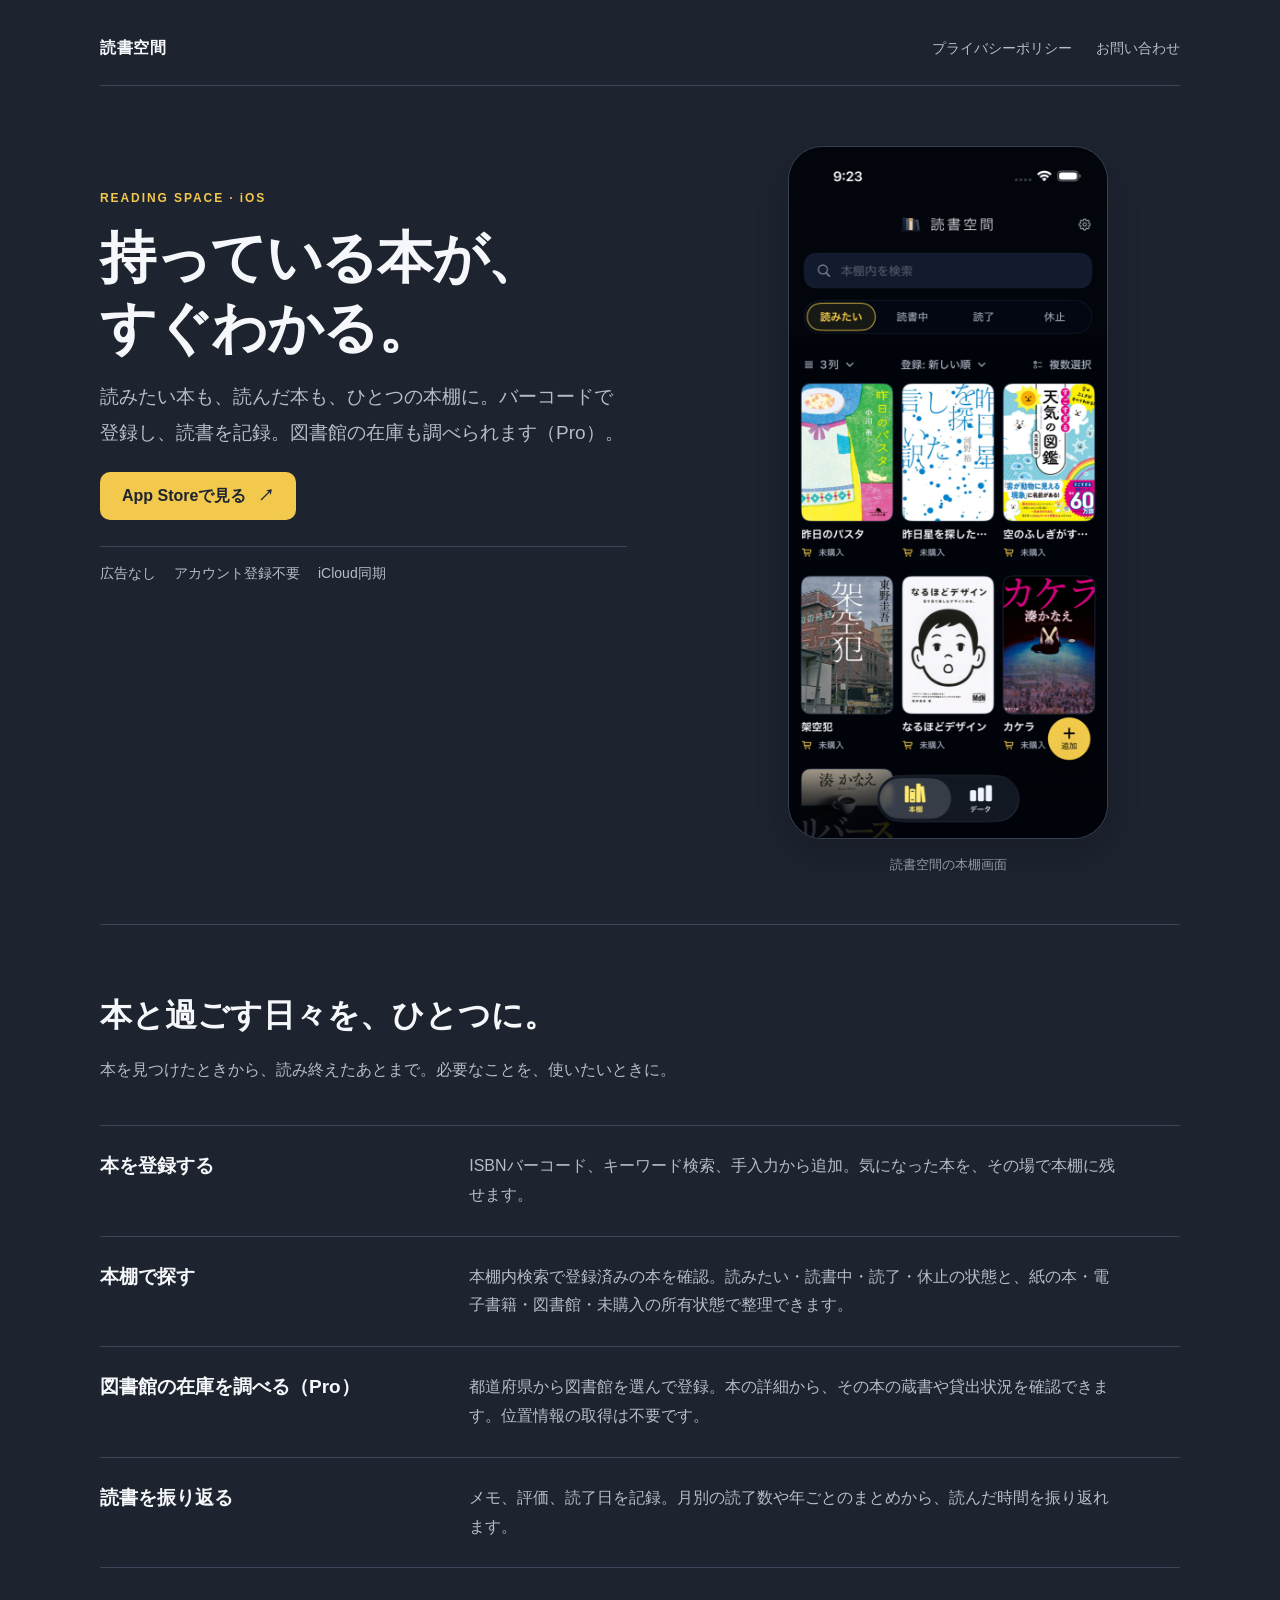
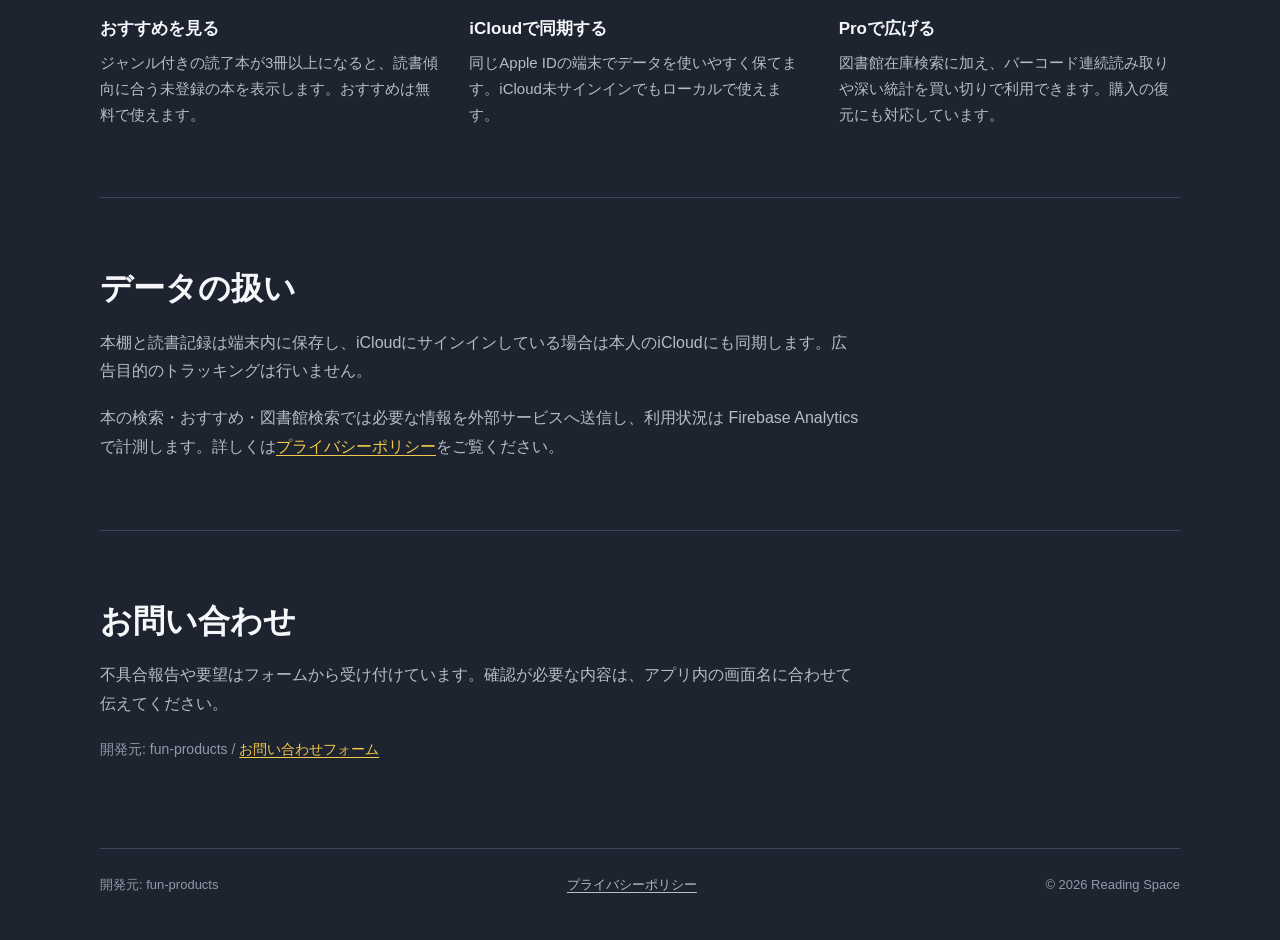
<file: index.html>
<!doctype html>
<html lang="ja">
<head>
  <meta charset="utf-8">
  <meta name="viewport" content="width=device-width, initial-scale=1">
  <title>読書空間｜本棚と読書記録</title>
  <meta name="description" content="読書空間は、本棚管理・読書記録・データの振り返りをまとめたiOSアプリです。バーコード、キーワード、手入力で本を追加でき、iCloud同期やProの図書館在庫検索、連続読み取り、深い統計に対応します。">
  <link rel="stylesheet" href="./styles.css">
</head>
<body>
  <main class="page">
    <div class="topline">
      <a class="topline__brand" href="./index.html">読書空間</a>
      <div class="topline__links">
        <a href="./privacy.html">プライバシーポリシー</a>
        <a href="https://forms.gle/rgJPeCP5XkCUHqcw6" target="_blank" rel="noopener">お問い合わせ</a>
      </div>
    </div>

    <header class="hero">
      <div class="hero__copy">
        <p class="overline">READING SPACE · iOS</p>
        <h1><span class="hero__headline-line">持っている本が、</span><span class="hero__headline-line">すぐわかる。</span></h1>
        <p class="lead">読みたい本も、読んだ本も、ひとつの本棚に。バーコードで登録し、読書を記録。図書館の在庫も調べられます（Pro）。</p>
        <a class="app-store-link" href="https://apps.apple.com/jp/app/%E8%AA%AD%E6%9B%B8%E7%A9%BA%E9%96%93-%E6%9C%AC%E6%A3%9A-%E8%AA%AD%E6%9B%B8%E8%A8%98%E9%8C%B2/id6787682270" target="_blank" rel="noopener noreferrer">App Storeで見る <span aria-hidden="true">↗</span></a>
        <ul class="hero__facts" aria-label="アプリの特長">
          <li>広告なし</li>
          <li>アカウント登録不要</li>
          <li>iCloud同期</li>
        </ul>
      </div>

      <figure class="hero__figure">
        <img class="hero__image" src="./assets/bookshelf-preview.png" width="690" height="1500" alt="読書空間の本棚画面。表紙が並ぶ3列のグリッド、検索欄、読書状態の切り替えが見える" fetchpriority="high">
        <figcaption class="hero__caption">読書空間の本棚画面</figcaption>
      </figure>
    </header>

    <section class="section" aria-labelledby="features-title">
      <div class="section__intro">
        <h2 id="features-title">本と過ごす日々を、ひとつに。</h2>
        <p>本を見つけたときから、読み終えたあとまで。必要なことを、使いたいときに。</p>
      </div>
      <div class="feature-list">
        <article class="feature">
          <h3>本を登録する</h3>
          <p>ISBNバーコード、キーワード検索、手入力から追加。気になった本を、その場で本棚に残せます。</p>
        </article>
        <article class="feature">
          <h3>本棚で探す</h3>
          <p>本棚内検索で登録済みの本を確認。読みたい・読書中・読了・休止の状態と、紙の本・電子書籍・図書館・未購入の所有状態で整理できます。</p>
        </article>
        <article class="feature">
          <h3>図書館の在庫を調べる（Pro）</h3>
          <p>都道府県から図書館を選んで登録。本の詳細から、その本の蔵書や貸出状況を確認できます。位置情報の取得は不要です。</p>
        </article>
        <article class="feature">
          <h3>読書を振り返る</h3>
          <p>メモ、評価、読了日を記録。月別の読了数や年ごとのまとめから、読んだ時間を振り返れます。</p>
        </article>
      </div>
      <div class="secondary-features">
        <article>
          <h3>おすすめを見る</h3>
          <p>ジャンル付きの読了本が3冊以上になると、読書傾向に合う未登録の本を表示します。おすすめは無料で使えます。</p>
        </article>
        <article>
          <h3>iCloudで同期する</h3>
          <p>同じApple IDの端末でデータを使いやすく保てます。iCloud未サインインでもローカルで使えます。</p>
        </article>
        <article>
          <h3>Proで広げる</h3>
          <p>図書館在庫検索に加え、バーコード連続読み取りや深い統計を買い切りで利用できます。購入の復元にも対応しています。</p>
        </article>
      </div>
    </section>

    <section class="section" aria-labelledby="privacy-title">
      <h2 id="privacy-title">データの扱い</h2>
      <div class="privacy-summary">
        <p>本棚と読書記録は端末内に保存し、iCloudにサインインしている場合は本人のiCloudにも同期します。広告目的のトラッキングは行いません。</p>
        <p>本の検索・おすすめ・図書館検索では必要な情報を外部サービスへ送信し、利用状況は Firebase Analytics で計測します。詳しくは<a href="./privacy.html">プライバシーポリシー</a>をご覧ください。</p>
      </div>
    </section>

    <section class="section" aria-labelledby="contact-title">
      <h2 id="contact-title">お問い合わせ</h2>
      <p>不具合報告や要望はフォームから受け付けています。確認が必要な内容は、アプリ内の画面名に合わせて伝えてください。</p>
      <p class="small-copy">開発元: fun-products / <a href="https://forms.gle/rgJPeCP5XkCUHqcw6" target="_blank" rel="noopener">お問い合わせフォーム</a></p>
    </section>

    <div class="footer">
      <span>開発元: fun-products</span>
      <span><a href="./privacy.html">プライバシーポリシー</a></span>
      <span>© 2026 Reading Space</span>
    </div>
  </main>
</body>
</html>
</file>
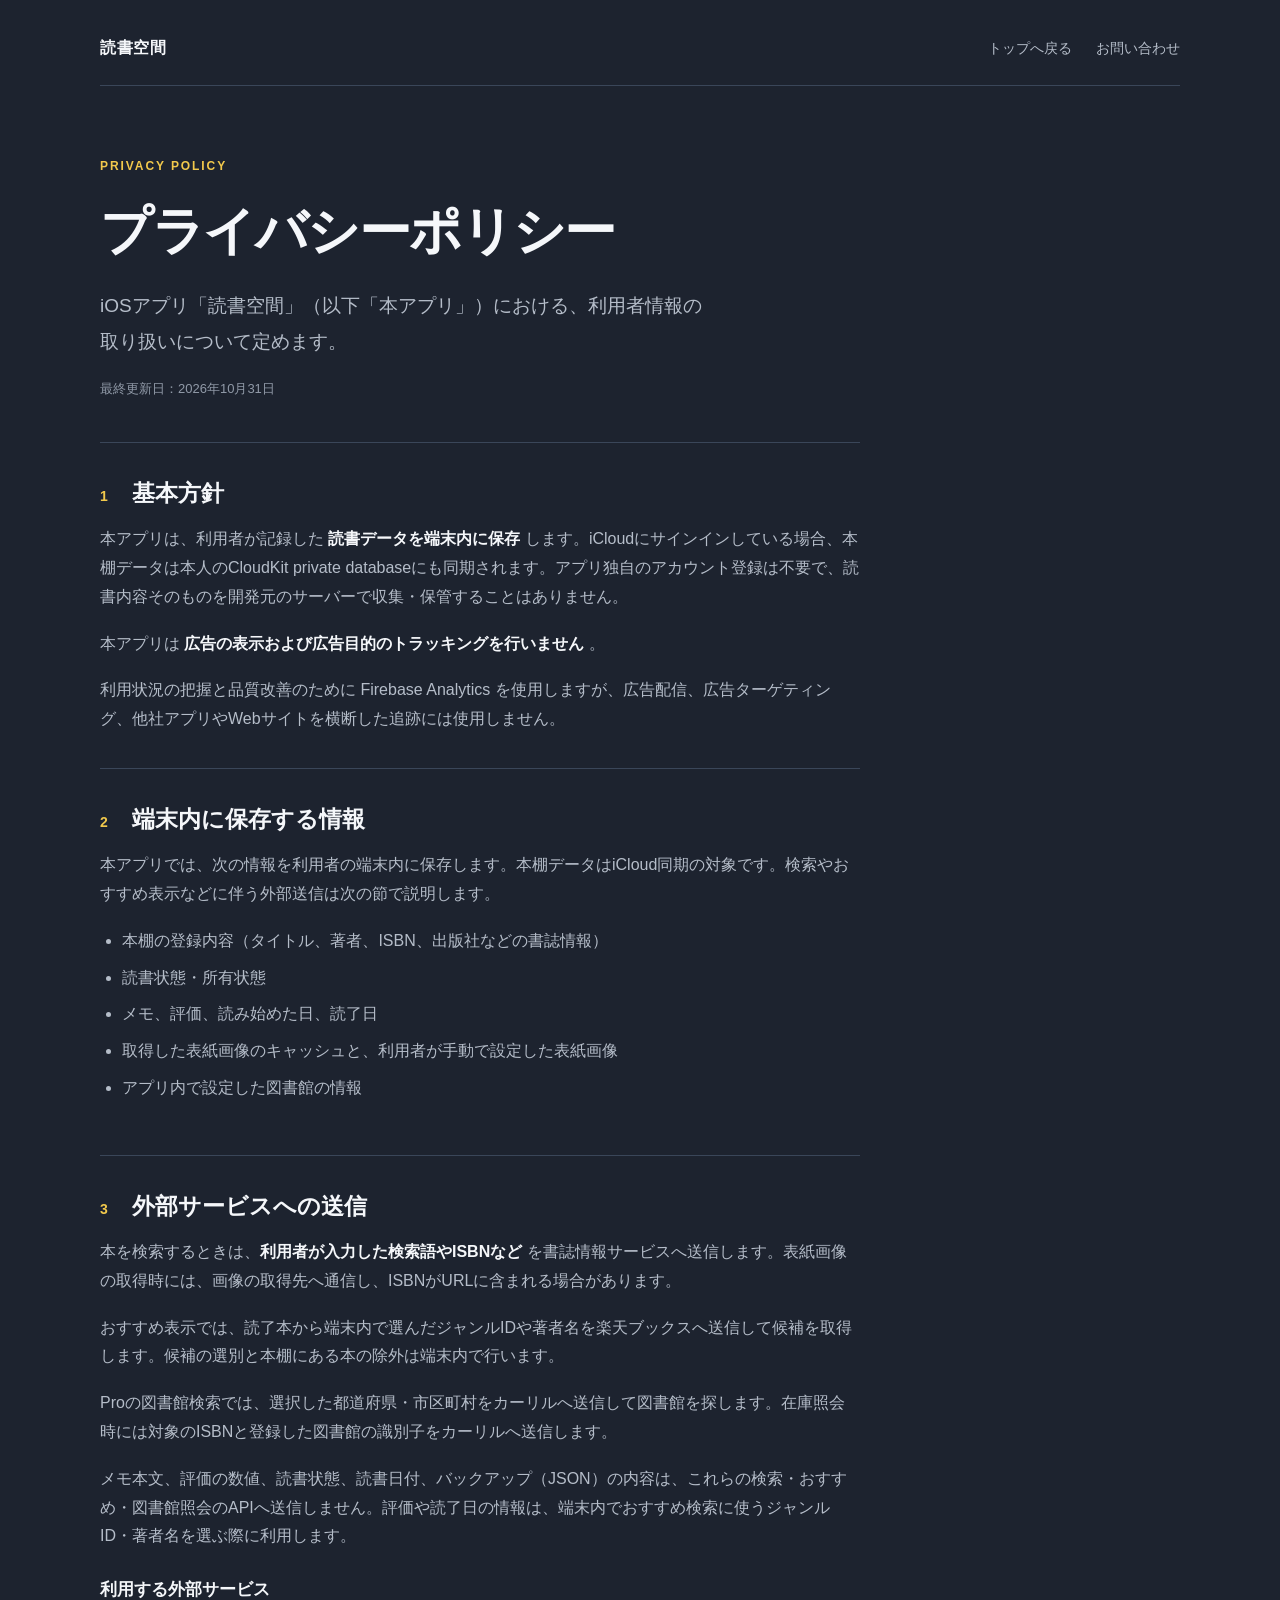
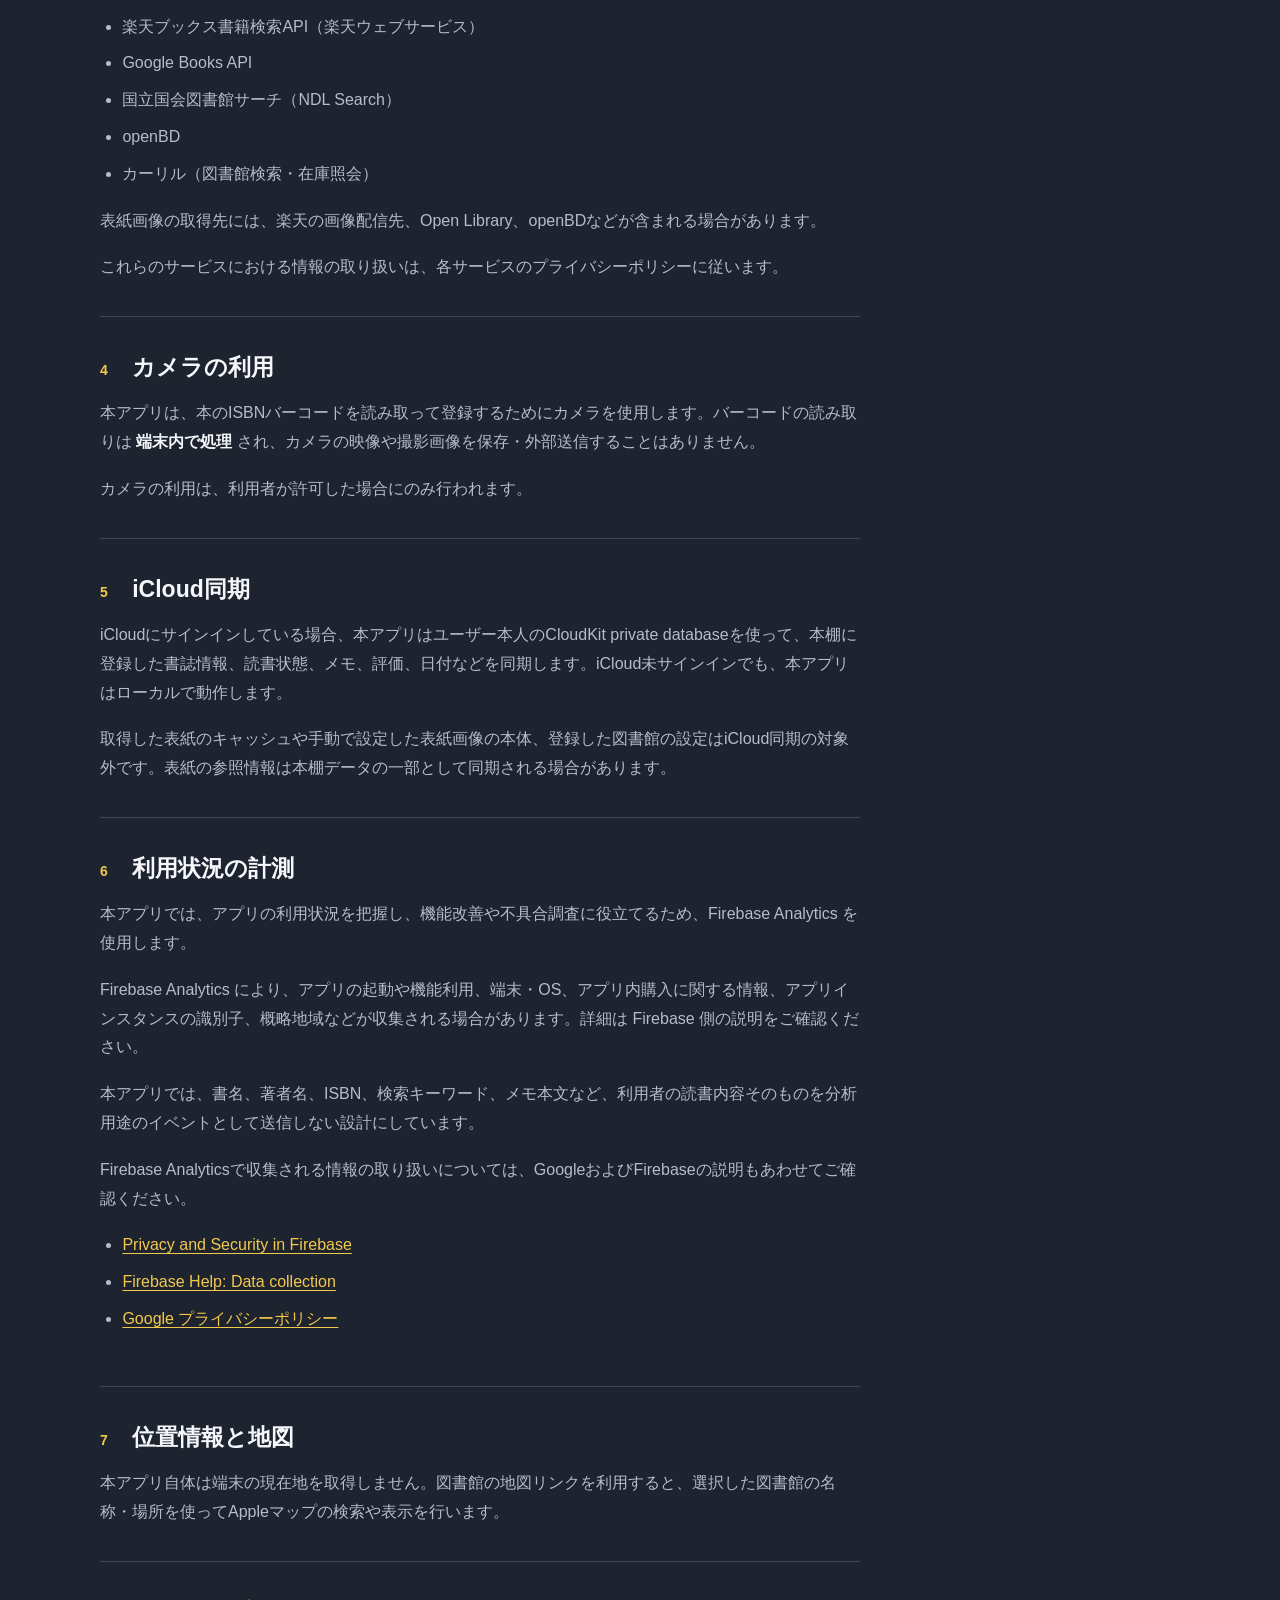
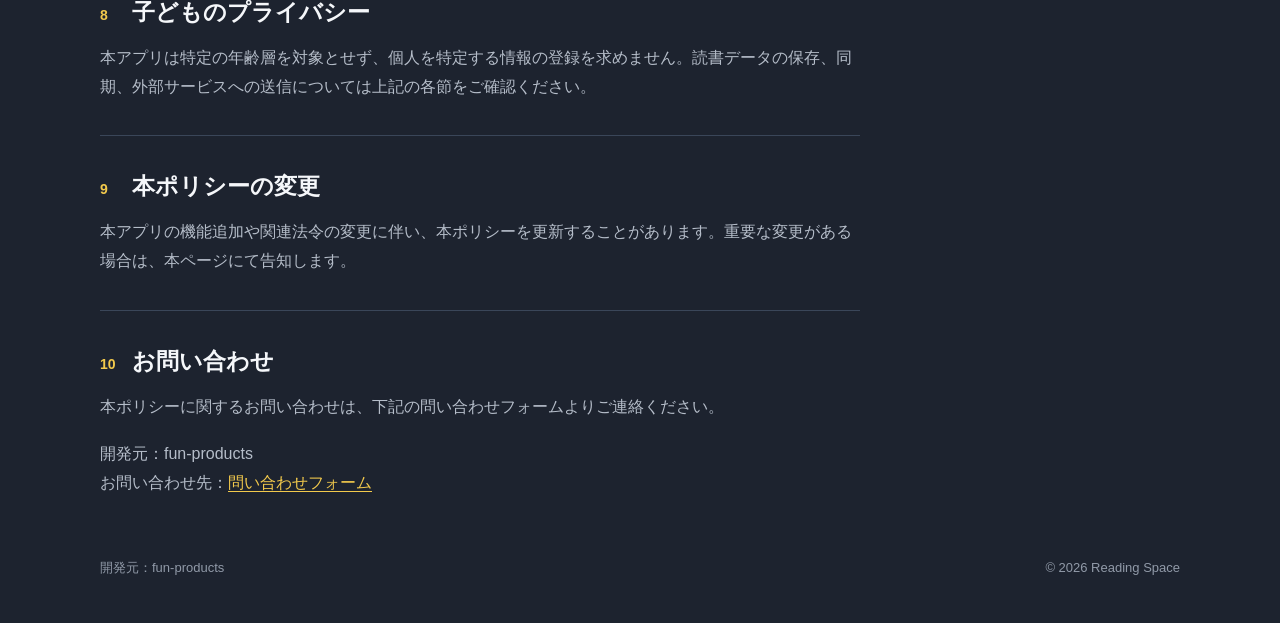
<file: privacy.html>
<!doctype html>
<html lang="ja">
<head>
  <meta charset="utf-8">
  <meta name="viewport" content="width=device-width, initial-scale=1">
  <title>プライバシーポリシー｜読書空間</title>
  <meta name="description" content="読書空間のプライバシーポリシーです。本棚データの端末内保存とiCloud同期、外部サービスへの送信、Firebase Analyticsによる利用状況の計測について説明します。">
  <link rel="stylesheet" href="./styles.css">
</head>
<body>
  <main class="page">
    <div class="topline">
      <a class="topline__brand" href="./index.html">読書空間</a>
      <div class="topline__links">
        <a href="./index.html">トップへ戻る</a>
        <a href="https://forms.gle/rgJPeCP5XkCUHqcw6" target="_blank" rel="noopener">お問い合わせ</a>
      </div>
    </div>
    <div class="policy">
      <header class="policy__header">
        <p class="overline">PRIVACY POLICY</p>
        <h1>プライバシーポリシー</h1>
        <p class="lead">iOSアプリ「読書空間」（以下「本アプリ」）における、利用者情報の取り扱いについて定めます。</p>
        <p class="policy__updated">最終更新日：2026年10月31日</p>
      </header>

    <section>
      <h2><span class="num">1</span>基本方針</h2>
      <p>本アプリは、利用者が記録した <span class="strong">読書データを端末内に保存</span> します。iCloudにサインインしている場合、本棚データは本人のCloudKit private databaseにも同期されます。アプリ独自のアカウント登録は不要で、読書内容そのものを開発元のサーバーで収集・保管することはありません。</p>
      <p>本アプリは <span class="strong">広告の表示および広告目的のトラッキングを行いません</span> 。</p>
      <p>利用状況の把握と品質改善のために Firebase Analytics を使用しますが、広告配信、広告ターゲティング、他社アプリやWebサイトを横断した追跡には使用しません。</p>
    </section>

    <section>
      <h2><span class="num">2</span>端末内に保存する情報</h2>
      <p>本アプリでは、次の情報を利用者の端末内に保存します。本棚データはiCloud同期の対象です。検索やおすすめ表示などに伴う外部送信は次の節で説明します。</p>
      <ul>
        <li>本棚の登録内容（タイトル、著者、ISBN、出版社などの書誌情報）</li>
        <li>読書状態・所有状態</li>
        <li>メモ、評価、読み始めた日、読了日</li>
        <li>取得した表紙画像のキャッシュと、利用者が手動で設定した表紙画像</li>
        <li>アプリ内で設定した図書館の情報</li>
      </ul>
    </section>

    <section>
      <h2><span class="num">3</span>外部サービスへの送信</h2>
      <p>本を検索するときは、<span class="strong">利用者が入力した検索語やISBNなど</span> を書誌情報サービスへ送信します。表紙画像の取得時には、画像の取得先へ通信し、ISBNがURLに含まれる場合があります。</p>
      <p>おすすめ表示では、読了本から端末内で選んだジャンルIDや著者名を楽天ブックスへ送信して候補を取得します。候補の選別と本棚にある本の除外は端末内で行います。</p>
      <p>Proの図書館検索では、選択した都道府県・市区町村をカーリルへ送信して図書館を探します。在庫照会時には対象のISBNと登録した図書館の識別子をカーリルへ送信します。</p>
      <p>メモ本文、評価の数値、読書状態、読書日付、バックアップ（JSON）の内容は、これらの検索・おすすめ・図書館照会のAPIへ送信しません。評価や読了日の情報は、端末内でおすすめ検索に使うジャンルID・著者名を選ぶ際に利用します。</p>
      <h3>利用する外部サービス</h3>
      <ul>
        <li>楽天ブックス書籍検索API（楽天ウェブサービス）</li>
        <li>Google Books API</li>
        <li>国立国会図書館サーチ（NDL Search）</li>
        <li>openBD</li>
        <li>カーリル（図書館検索・在庫照会）</li>
      </ul>
      <p>表紙画像の取得先には、楽天の画像配信先、Open Library、openBDなどが含まれる場合があります。</p>
      <p>これらのサービスにおける情報の取り扱いは、各サービスのプライバシーポリシーに従います。</p>
    </section>

    <section>
      <h2><span class="num">4</span>カメラの利用</h2>
      <p>本アプリは、本のISBNバーコードを読み取って登録するためにカメラを使用します。バーコードの読み取りは <span class="strong">端末内で処理</span> され、カメラの映像や撮影画像を保存・外部送信することはありません。</p>
      <p>カメラの利用は、利用者が許可した場合にのみ行われます。</p>
    </section>

    <section>
      <h2><span class="num">5</span>iCloud同期</h2>
      <p>iCloudにサインインしている場合、本アプリはユーザー本人のCloudKit private databaseを使って、本棚に登録した書誌情報、読書状態、メモ、評価、日付などを同期します。iCloud未サインインでも、本アプリはローカルで動作します。</p>
      <p>取得した表紙のキャッシュや手動で設定した表紙画像の本体、登録した図書館の設定はiCloud同期の対象外です。表紙の参照情報は本棚データの一部として同期される場合があります。</p>
    </section>

    <section>
      <h2><span class="num">6</span>利用状況の計測</h2>
      <p>本アプリでは、アプリの利用状況を把握し、機能改善や不具合調査に役立てるため、Firebase Analytics を使用します。</p>
      <p>Firebase Analytics により、アプリの起動や機能利用、端末・OS、アプリ内購入に関する情報、アプリインスタンスの識別子、概略地域などが収集される場合があります。詳細は Firebase 側の説明をご確認ください。</p>
      <p>本アプリでは、書名、著者名、ISBN、検索キーワード、メモ本文など、利用者の読書内容そのものを分析用途のイベントとして送信しない設計にしています。</p>
      <p>Firebase Analyticsで収集される情報の取り扱いについては、GoogleおよびFirebaseの説明もあわせてご確認ください。</p>
      <ul class="links">
        <li><a href="https://firebase.google.com/support/privacy" target="_blank" rel="noopener">Privacy and Security in Firebase</a></li>
        <li><a href="https://support.google.com/firebase/answer/6318039" target="_blank" rel="noopener">Firebase Help: Data collection</a></li>
        <li><a href="https://policies.google.com/privacy" target="_blank" rel="noopener">Google プライバシーポリシー</a></li>
      </ul>
    </section>

    <section>
      <h2><span class="num">7</span>位置情報と地図</h2>
      <p>本アプリ自体は端末の現在地を取得しません。図書館の地図リンクを利用すると、選択した図書館の名称・場所を使ってAppleマップの検索や表示を行います。</p>
    </section>

    <section>
      <h2><span class="num">8</span>子どものプライバシー</h2>
      <p>本アプリは特定の年齢層を対象とせず、個人を特定する情報の登録を求めません。読書データの保存、同期、外部サービスへの送信については上記の各節をご確認ください。</p>
    </section>

    <section>
      <h2><span class="num">9</span>本ポリシーの変更</h2>
      <p>本アプリの機能追加や関連法令の変更に伴い、本ポリシーを更新することがあります。重要な変更がある場合は、本ページにて告知します。</p>
    </section>

    <section>
      <h2><span class="num">10</span>お問い合わせ</h2>
      <p>本ポリシーに関するお問い合わせは、下記の問い合わせフォームよりご連絡ください。</p>
      <p>開発元：fun-products<br>
      お問い合わせ先：<a href="https://forms.gle/rgJPeCP5XkCUHqcw6" target="_blank" rel="noopener">問い合わせフォーム</a></p>
    </section>

    </div>
    <div class="footer">
      <span>開発元：fun-products</span>
      <span>© 2026 Reading Space</span>
    </div>
  </main>
</body>
</html>
</file>
<file: styles.css>
:root {
  color-scheme: dark;
  --bg: #1d232f;
  --surface: #111824;
  --line: #3a4659;
  --text: #f5f7fa;
  --muted: #b5bdc9;
  --subtle: #919aa8;
  --accent: #f2c94c;
  --page-width: 1080px;
  --reading-width: 760px;
}

* { box-sizing: border-box; }

html { background: var(--bg); }

body {
  margin: 0;
  min-height: 100vh;
  background: var(--bg);
  color: var(--text);
  font-family: -apple-system, BlinkMacSystemFont, "Hiragino Sans", "Hiragino Kaku Gothic ProN", "Yu Gothic", Meiryo, sans-serif;
  font-size: 16px;
  line-height: 1.8;
}

a { color: var(--accent); text-underline-offset: 0.2em; }
a:hover { text-decoration-thickness: 2px; }
a:focus-visible { outline: 2px solid var(--accent); outline-offset: 4px; }

.page {
  width: min(var(--page-width), calc(100% - 48px));
  margin: 0 auto;
  padding: 34px 0 44px;
}

.topline {
  display: flex;
  align-items: center;
  justify-content: space-between;
  gap: 24px;
  padding-bottom: 22px;
  border-bottom: 1px solid var(--line);
  font-size: 14px;
}

.topline__brand {
  color: var(--text);
  font-size: 16px;
  font-weight: 600;
  letter-spacing: 0.04em;
  text-decoration: none;
}

.topline__links { display: flex; flex-wrap: wrap; gap: 24px; }
.topline__links a { color: var(--muted); text-decoration: none; }
.topline__links a:hover { color: var(--text); text-decoration: underline; }

h1, h2, h3, p { margin-top: 0; }
h1, h2, h3 { color: var(--text); }

h1 {
  margin-bottom: 24px;
  font-size: clamp(32px, 4.5vw, 56px);
  font-weight: 600;
  letter-spacing: -0.025em;
  line-height: 1.25;
}

h2 { margin-bottom: 18px; font-size: clamp(25px, 3vw, 32px); font-weight: 600; line-height: 1.4; }
h3 { margin-bottom: 8px; font-size: 19px; font-weight: 600; line-height: 1.5; }
p { margin-bottom: 18px; color: var(--muted); }

.overline {
  margin-bottom: 22px;
  color: var(--accent);
  font-size: 12px;
  font-weight: 700;
  letter-spacing: 0.16em;
}

.lead { max-width: 620px; font-size: 19px; line-height: 1.85; }
.small-copy { color: var(--subtle); font-size: 14px; line-height: 1.75; }

.hero {
  display: grid;
  grid-template-columns: minmax(0, 1fr) minmax(300px, 0.88fr);
  align-items: start;
  gap: clamp(36px, 7vw, 96px);
  padding: 60px 0 48px;
  border-bottom: 1px solid var(--line);
}

.hero__copy { max-width: 560px; padding-top: 42px; }
.hero__headline-line { display: block; white-space: nowrap; }
.hero__copy .overline { margin-bottom: 14px; }
.hero__copy h1 { margin-bottom: 16px; }
.hero__copy .lead { margin-bottom: 22px; }
.app-store-link {
  display: inline-flex;
  min-height: 48px;
  align-items: center;
  justify-content: center;
  gap: 12px;
  padding: 10px 22px;
  border-radius: 10px;
  background: var(--accent);
  color: var(--bg);
  font-weight: 700;
  text-decoration: none;
}
.app-store-link:hover { background: #dfb741; color: var(--bg); text-decoration: none; }
.hero__facts {
  display: flex;
  flex-wrap: wrap;
  gap: 8px 18px;
  margin: 26px 0 0;
  padding: 14px 0 0;
  border-top: 1px solid var(--line);
  color: var(--muted);
  font-size: 14px;
  list-style: none;
}

.hero__figure { justify-self: center; width: min(100%, 320px); margin: 0; }
.hero__image {
  display: block;
  width: 100%;
  height: auto;
  border: 1px solid #374152;
  border-radius: 34px;
  background: var(--surface);
  box-shadow: 0 14px 34px rgba(0, 0, 0, 0.16);
}
.hero__caption { margin-top: 14px; color: var(--subtle); font-size: 13px; text-align: center; }

.section { padding: 68px 0; border-bottom: 1px solid var(--line); }
.section > p { max-width: var(--reading-width); }
.section__intro { max-width: 680px; }
.section__intro p:last-child { margin-bottom: 0; }

.feature-list { margin-top: 40px; border-top: 1px solid var(--line); }
.feature {
  display: grid;
  grid-template-columns: minmax(180px, 0.48fr) minmax(0, 1fr);
  gap: 28px;
  padding: 26px 0;
  border-bottom: 1px solid var(--line);
}
.feature h3, .feature p { margin-bottom: 0; }
.feature p { max-width: 650px; }

.secondary-features {
  display: grid;
  grid-template-columns: repeat(3, minmax(0, 1fr));
  gap: 28px;
  margin-top: 48px;
}
.secondary-features h3 { font-size: 17px; }
.secondary-features p { margin-bottom: 0; font-size: 15px; line-height: 1.75; }

.privacy-summary { max-width: var(--reading-width); }
.privacy-summary p:last-child { margin-bottom: 0; }

.footer { display: flex; justify-content: space-between; gap: 16px; flex-wrap: wrap; padding-top: 24px; color: var(--subtle); font-size: 13px; }
.footer a { color: var(--muted); }

.policy { max-width: var(--reading-width); }
.policy__header { padding: 70px 0 42px; }
.policy__header h1 { font-size: clamp(36px, 4.5vw, 52px); }
.policy__updated { margin-bottom: 0; color: var(--subtle); font-size: 13px; }
.policy section { padding: 34px 0; border-top: 1px solid var(--line); }
.policy section h2 { margin-bottom: 16px; font-size: 23px; }
.policy section h3 { margin: 26px 0 10px; font-size: 17px; }
.policy section p:last-child { margin-bottom: 0; }
.policy ul { margin: 0 0 18px; padding-left: 1.4em; color: var(--muted); }
.policy li { margin-bottom: 8px; }
.policy .num { display: inline-block; width: 2.3em; color: var(--accent); font-size: 14px; font-variant-numeric: tabular-nums; }
.policy .strong { color: var(--text); font-weight: 600; }
.policy .links { overflow-wrap: anywhere; }

@media (max-width: 760px) {
  .page { width: min(100% - 36px, 640px); padding-top: 22px; }
  .topline { align-items: flex-start; gap: 14px; }
  .topline__links { gap: 10px 16px; justify-content: flex-end; }
  .hero { grid-template-columns: 1fr; gap: 26px; padding: 32px 0 48px; }
  .hero__copy { padding-top: 0; }
  .hero__figure { width: min(92%, 320px); }
  .section { padding: 52px 0; }
  .feature { grid-template-columns: 1fr; gap: 8px; }
  .secondary-features { grid-template-columns: 1fr; gap: 24px; margin-top: 36px; }
  .policy__header { padding: 56px 0 34px; }
}

@media (max-width: 480px) {
  h1 { font-size: clamp(32px, 9vw, 40px); }
  .lead { font-size: 17px; }
  .app-store-link { width: 100%; }
  .policy section h2 { font-size: 21px; }
}
</file>
